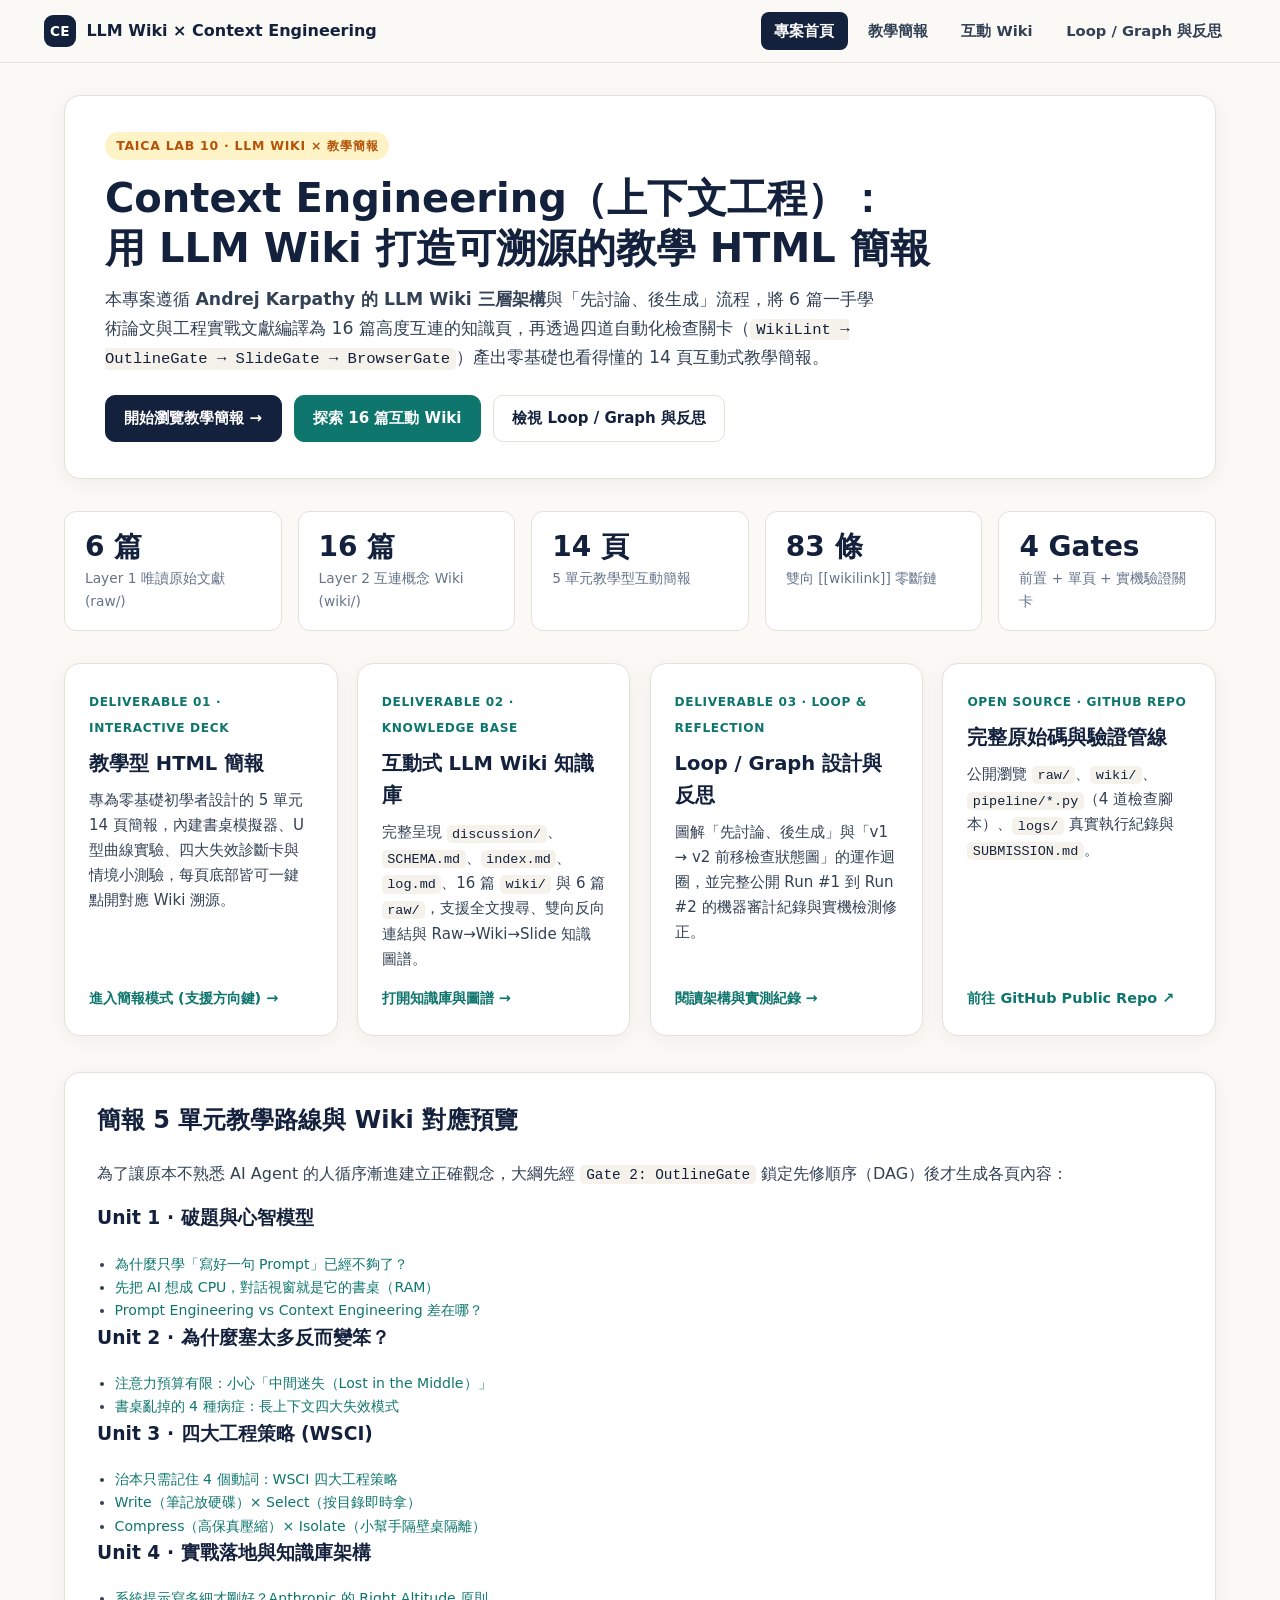
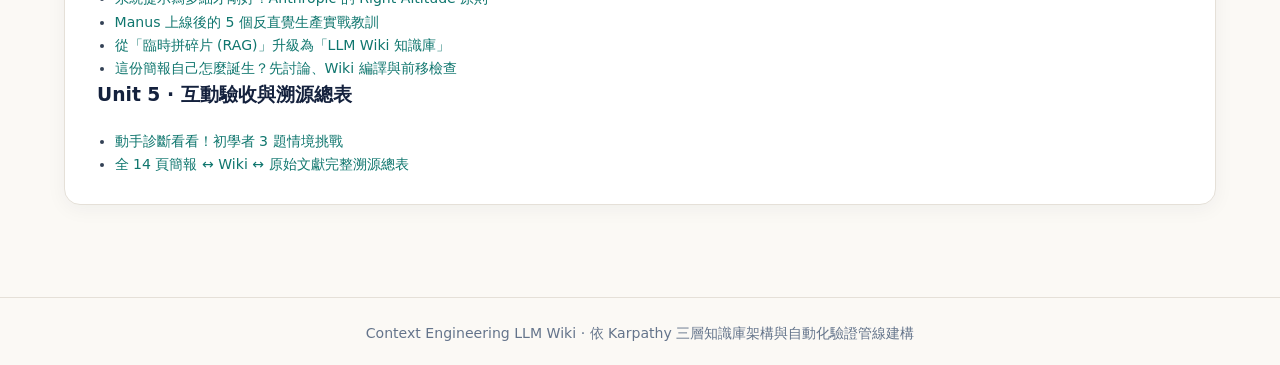
<file: docs/index.html>
<!DOCTYPE html>
<html lang="zh-Hant">
<head>
  <meta charset="UTF-8">
  <meta name="viewport" content="width=device-width, initial-scale=1.0">
  <title>Context Engineering（上下文工程）— LLM Wiki 與教學 HTML 簡報</title>
  <link rel="icon" href="data:image/svg+xml,<svg xmlns='http://www.w3.org/2000/svg' viewBox='0 0 32 32'><rect width='32' height='32' rx='8' fill='%2314213d'/><text x='16' y='21' text-anchor='middle' font-size='14' font-weight='bold' fill='white' font-family='sans-serif'>CE</text></svg>">
  <link rel="stylesheet" href="./assets/styles.css">
</head>
<body>
  <header class="site-nav">
    <div class="site-nav-inner">
      <a class="brand" href="./index.html">
        <span class="brand-mark">CE</span>
        <span>LLM Wiki × Context Engineering</span>
      </a>
      <nav class="nav-links" aria-label="主導覽">
        <a class="nav-link active" href="./index.html">專案首頁</a>
        <a class="nav-link" href="./slides.html">教學簡報</a>
        <a class="nav-link" href="./wiki.html">互動 Wiki</a>
        <a class="nav-link" href="./workflow.html">Loop / Graph 與反思</a>
      </nav>
    </div>
  </header>

  <main class="container">
    <section class="hero-block">
      <span class="eyebrow">TAICA Lab 10 · LLM Wiki × 教學簡報</span>
      <h1>Context Engineering（上下文工程）：<br>用 LLM Wiki 打造可溯源的教學 HTML 簡報</h1>
      <p class="hero-lead">
        本專案遵循 <strong>Andrej Karpathy 的 LLM Wiki 三層架構</strong>與「先討論、後生成」流程，將 6 篇一手學術論文與工程實戰文獻編譯為 16 篇高度互連的知識頁，再透過四道自動化檢查關卡（<code>WikiLint → OutlineGate → SlideGate → BrowserGate</code>）產出零基礎也看得懂的 14 頁互動式教學簡報。
      </p>
      <div class="hero-actions">
        <a class="btn btn-primary" href="./slides.html">開始瀏覽教學簡報 →</a>
        <a class="btn btn-teal" href="./wiki.html">探索 16 篇互動 Wiki</a>
        <a class="btn" href="./workflow.html">檢視 Loop / Graph 與反思</a>
      </div>
    </section>

    <section class="stats-strip" id="portal-stats">
      <div class="stat-card">
        <div class="stat-num" id="stat-raw">6 篇</div>
        <div class="stat-label">Layer 1 唯讀原始文獻 (raw/)</div>
      </div>
      <div class="stat-card">
        <div class="stat-num" id="stat-wiki">16 篇</div>
        <div class="stat-label">Layer 2 互連概念 Wiki (wiki/)</div>
      </div>
      <div class="stat-card">
        <div class="stat-num" id="stat-slides">14 頁</div>
        <div class="stat-label">5 單元教學型互動簡報</div>
      </div>
      <div class="stat-card">
        <div class="stat-num" id="stat-links">83 條</div>
        <div class="stat-label">雙向 [[wikilink]] 零斷鏈</div>
      </div>
      <div class="stat-card">
        <div class="stat-num" id="stat-gates">4 Gates</div>
        <div class="stat-label">前置 + 單頁 + 實機驗證關卡</div>
      </div>
    </section>

    <section class="portal-grid">
      <a class="portal-card" href="./slides.html">
        <div>
          <span class="portal-card-tag">Deliverable 01 · Interactive Deck</span>
          <h2>教學型 HTML 簡報</h2>
          <p>專為零基礎初學者設計的 5 單元 14 頁簡報，內建書桌模擬器、U 型曲線實驗、四大失效診斷卡與情境小測驗，每頁底部皆可一鍵點開對應 Wiki 溯源。</p>
        </div>
        <span class="portal-card-cta">進入簡報模式 (支援方向鍵) →</span>
      </a>

      <a class="portal-card" href="./wiki.html">
        <div>
          <span class="portal-card-tag">Deliverable 02 · Knowledge Base</span>
          <h2>互動式 LLM Wiki 知識庫</h2>
          <p>完整呈現 <code>discussion/</code>、<code>SCHEMA.md</code>、<code>index.md</code>、<code>log.md</code>、16 篇 <code>wiki/</code> 與 6 篇 <code>raw/</code>，支援全文搜尋、雙向反向連結與 Raw→Wiki→Slide 知識圖譜。</p>
        </div>
        <span class="portal-card-cta">打開知識庫與圖譜 →</span>
      </a>

      <a class="portal-card" href="./workflow.html">
        <div>
          <span class="portal-card-tag">Deliverable 03 · Loop &amp; Reflection</span>
          <h2>Loop / Graph 設計與反思</h2>
          <p>圖解「先討論、後生成」與「v1 → v2 前移檢查狀態圖」的運作迴圈，並完整公開 Run #1 到 Run #2 的機器審計紀錄與實機檢測修正。</p>
        </div>
        <span class="portal-card-cta">閱讀架構與實測紀錄 →</span>
      </a>

      <a class="portal-card" href="https://github.com/MiuDog/taica-lab10-llm-wiki" target="_blank" rel="noopener noreferrer">
        <div>
          <span class="portal-card-tag">Open Source · GitHub Repo</span>
          <h2>完整原始碼與驗證管線</h2>
          <p>公開瀏覽 <code>raw/</code>、<code>wiki/</code>、<code>pipeline/*.py</code>（4 道檢查腳本）、<code>logs/</code> 真實執行紀錄與 <code>SUBMISSION.md</code>。</p>
        </div>
        <span class="portal-card-cta">前往 GitHub Public Repo ↗</span>
      </a>
    </section>

    <section class="section-card">
      <h2>簡報 5 單元教學路線與 Wiki 對應預覽</h2>
      <p>為了讓原本不熟悉 AI Agent 的人循序漸進建立正確觀念，大綱先經 <code>Gate 2: OutlineGate</code> 鎖定先修順序（DAG）後才生成各頁內容：</p>
      <div id="portal-unit-preview" class="cards-row"></div>
    </section>
  </main>

  <footer class="site-footer">
    Context Engineering LLM Wiki · 依 Karpathy 三層知識庫架構與自動化驗證管線建構
  </footer>

  <script src="./assets/wiki-data.js"></script>
  <script>
    (function () {
      const data = window.SITE_DATA;
      if (!data) return;
      document.getElementById("stat-raw").textContent = data.meta.raw_count + " 篇";
      document.getElementById("stat-wiki").textContent = data.meta.wiki_count + " 篇";
      document.getElementById("stat-slides").textContent = data.meta.slide_count + " 頁";
      document.getElementById("stat-links").textContent = data.meta.wikilink_count + " 條";

      const units = new Map();
      for (const s of data.deck.slides || []) {
        const key = s.unit_num + "::" + s.unit_name;
        if (!units.has(key)) units.set(key, []);
        units.get(key).push(s);
      }
      const container = document.getElementById("portal-unit-preview");
      container.innerHTML = Array.from(units.entries()).map(([k, list]) => {
        const [, name] = k.split("::");
        const links = list.map(s =>
          `<li><a href="./slides.html#${s.id}">${s.title}</a></li>`
        ).join("");
        return `<div class="mini-card">
          <h3>${name}</h3>
          <ul style="margin:0;padding-left:1.1rem;font-size:0.88rem;">${links}</ul>
        </div>`;
      }).join("");
    })();
  </script>
</body>
</html>
</file>
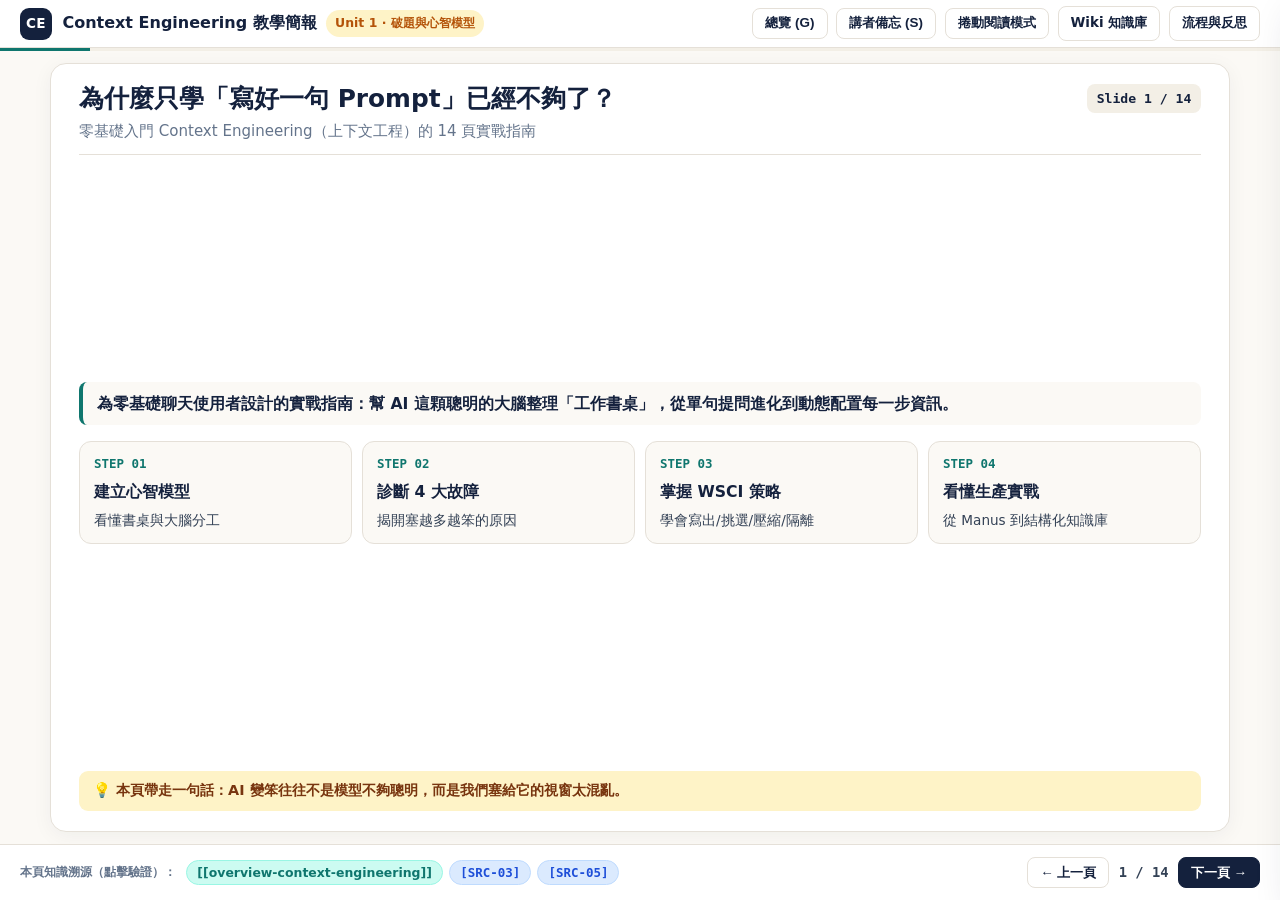
<file: docs/slides.html>
<!DOCTYPE html>
<html lang="zh-Hant">
<head>
  <meta charset="UTF-8">
  <meta name="viewport" content="width=device-width, initial-scale=1.0">
  <title>Context Engineering 教學型互動 HTML 簡報</title>
  <link rel="icon" href="data:image/svg+xml,<svg xmlns='http://www.w3.org/2000/svg' viewBox='0 0 32 32'><rect width='32' height='32' rx='8' fill='%2314213d'/><text x='16' y='21' text-anchor='middle' font-size='14' font-weight='bold' fill='white' font-family='sans-serif'>CE</text></svg>">
  <link rel="stylesheet" href="./assets/styles.css">
  <link rel="stylesheet" href="./assets/slides.css">
</head>
<body data-active-slide="1">
  <div class="slide-shell">
    <header class="slide-topbar">
      <div class="slide-topbar-left">
        <a class="brand" href="./index.html">
          <span class="brand-mark">CE</span>
          <span>Context Engineering 教學簡報</span>
        </a>
        <span class="slide-unit-badge" id="slide-unit-badge">Unit 1</span>
      </div>
      <div class="slide-topbar-right">
        <button class="btn btn-sm" id="btn-overview" title="快捷鍵 G">總覽 (G)</button>
        <button class="btn btn-sm" id="btn-notes" title="快捷鍵 S">講者備忘 (S)</button>
        <button class="btn btn-sm" id="btn-mode-toggle">捲動閱讀模式</button>
        <a class="btn btn-sm" href="./wiki.html">Wiki 知識庫</a>
        <a class="btn btn-sm" href="./workflow.html">流程與反思</a>
      </div>
    </header>

    <div class="slide-progress-track">
      <div class="slide-progress-fill" id="slide-progress-fill" style="width: 7%;"></div>
    </div>

    <main class="slide-stage" id="slide-stage" aria-live="polite">
      <article class="slide-card" id="slide-card"></article>
    </main>

    <footer class="slide-bottombar">
      <div class="provenance-strip" id="provenance-strip">
        <span class="provenance-label">本頁知識溯源（點擊查看 Wiki）：</span>
      </div>
      <div class="slide-nav-btns">
        <button class="btn btn-sm" id="btn-prev">← 上一頁</button>
        <span id="slide-counter" style="font-family:var(--font-mono);font-size:0.86rem;font-weight:700;min-width:54px;text-align:center;">1 / 14</span>
        <button class="btn btn-sm btn-primary" id="btn-next">下一頁 →</button>
      </div>
    </footer>
  </div>

  <div class="notes-bar" id="notes-bar">
    <strong>講者白話備忘錄：</strong>
    <span id="notes-text"></span>
  </div>

  <div class="overview-modal" id="overview-modal" aria-hidden="true">
    <div style="max-width:1120px;margin:0 auto 0.75rem;display:flex;justify-content:space-between;align-items:center;">
      <strong style="color:#fff;font-size:1.1rem;">全部投影片總覽（點選直接跳頁，按 Esc 關閉）</strong>
      <button class="btn btn-sm" id="btn-close-overview">關閉總覽</button>
    </div>
    <div class="overview-grid" id="overview-grid"></div>
  </div>

  <div class="drawer-backdrop" id="drawer-backdrop"></div>
  <aside class="wiki-drawer" id="wiki-drawer" aria-hidden="true">
    <div class="drawer-header">
      <div>
        <div style="font-size:0.75rem;font-weight:700;color:var(--accent-teal);text-transform:uppercase;">LLM Wiki 溯源檢查抽屜</div>
        <strong id="wiki-drawer-title" style="font-size:1.05rem;color:var(--ink-primary);">載入中...</strong>
      </div>
      <div style="display:flex;gap:0.45rem;">
        <a class="btn btn-sm btn-teal" id="wiki-drawer-open-full" href="./wiki.html">在完整 Wiki 開啟</a>
        <button class="btn btn-sm" id="wiki-drawer-close">✕ 關閉</button>
      </div>
    </div>
    <div class="drawer-body wiki-article" id="wiki-drawer-body"></div>
  </aside>

  <script src="./assets/wiki-data.js"></script>
  <script src="./assets/slides-app.js"></script>
</body>
</html>
</file>
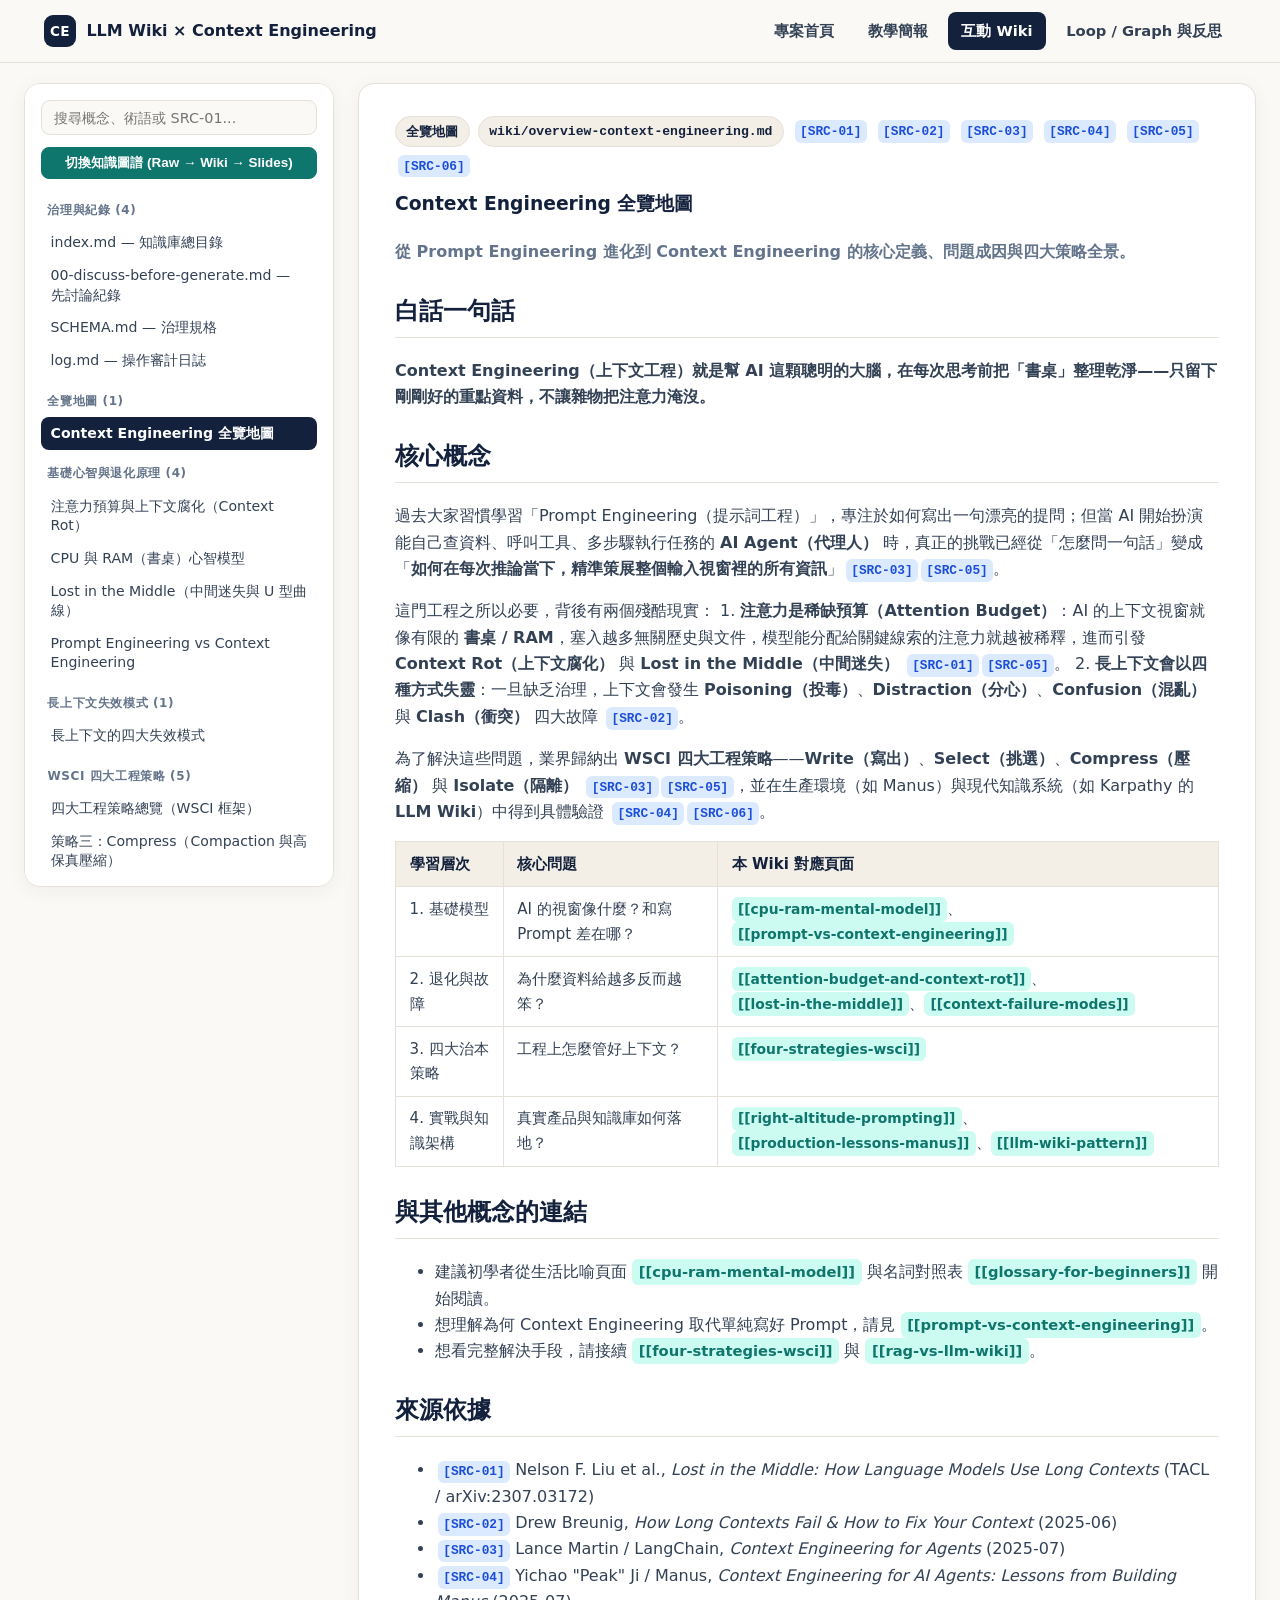
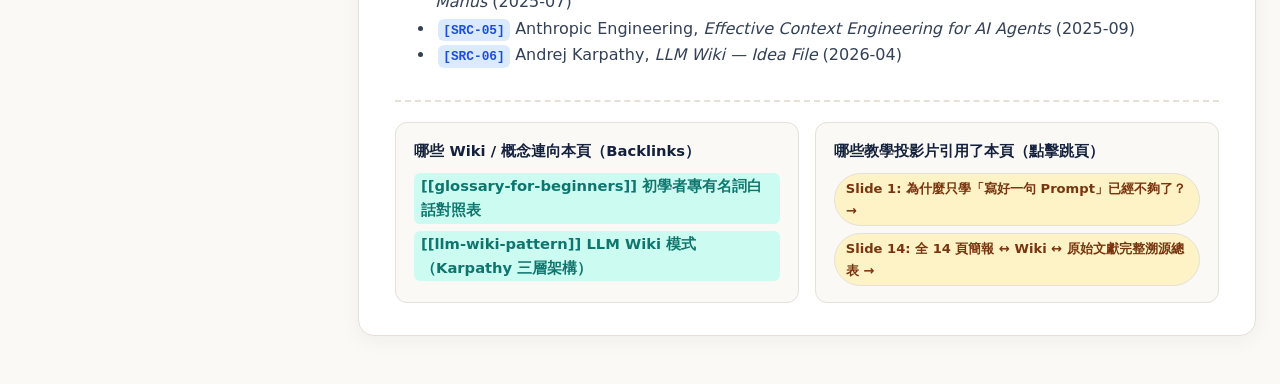
<file: docs/wiki.html>
<!DOCTYPE html>
<html lang="zh-Hant">
<head>
  <meta charset="UTF-8">
  <meta name="viewport" content="width=device-width, initial-scale=1.0">
  <title>互動式 LLM Wiki 知識庫 — Context Engineering</title>
  <link rel="icon" href="data:image/svg+xml,<svg xmlns='http://www.w3.org/2000/svg' viewBox='0 0 32 32'><rect width='32' height='32' rx='8' fill='%2314213d'/><text x='16' y='21' text-anchor='middle' font-size='14' font-weight='bold' fill='white' font-family='sans-serif'>CE</text></svg>">
  <link rel="stylesheet" href="./assets/styles.css">
</head>
<body>
  <header class="site-nav">
    <div class="site-nav-inner">
      <a class="brand" href="./index.html">
        <span class="brand-mark">CE</span>
        <span>LLM Wiki × Context Engineering</span>
      </a>
      <nav class="nav-links" aria-label="主導覽">
        <a class="nav-link" href="./index.html">專案首頁</a>
        <a class="nav-link" href="./slides.html">教學簡報</a>
        <a class="nav-link active" href="./wiki.html">互動 Wiki</a>
        <a class="nav-link" href="./workflow.html">Loop / Graph 與反思</a>
      </nav>
    </div>
  </header>

  <div class="wiki-layout">
    <aside class="wiki-sidebar">
      <input type="search" id="wiki-search" class="wiki-search" placeholder="搜尋概念、術語或 SRC-01...">
      <button class="btn btn-sm btn-teal" id="btn-toggle-graph" style="width:100%;justify-content:center;margin-bottom:0.5rem;">
        切換知識圖譜 (Raw → Wiki → Slides)
      </button>
      <div id="wiki-nav-tree"></div>
    </aside>

    <main class="wiki-main">
      <section id="wiki-article-view">
        <div class="wiki-doc-meta" id="wiki-doc-meta"></div>
        <article class="wiki-article">
          <h1 id="wiki-doc-title">載入中...</h1>
          <p id="wiki-doc-summary" style="color:var(--ink-muted);font-weight:600;"></p>
          <div id="wiki-doc-body"></div>
        </article>

        <section class="backlinks-panel" id="wiki-backlinks-panel">
          <div class="backlink-box">
            <h4>哪些 Wiki / 概念連向本頁（Backlinks）</h4>
            <div class="backlink-list" id="backlinks-wiki-list"></div>
          </div>
          <div class="backlink-box">
            <h4>哪些教學投影片引用了本頁（點擊跳頁）</h4>
            <div class="backlink-list" id="backlinks-slide-list"></div>
          </div>
        </section>
      </section>

      <section id="wiki-graph-view" style="display:none;">
        <div style="display:flex;justify-content:space-between;align-items:center;flex-wrap:wrap;gap:0.75rem;margin-bottom:1rem;">
          <div>
            <h2 style="margin:0;color:var(--ink-primary);">三層知識溯源圖譜（Raw → Wiki → Slides）</h2>
            <p style="margin:0.25rem 0 0;font-size:0.9rem;color:var(--ink-muted);">滑鼠移至任意節點高亮相依關係；點擊 Raw / Wiki 節點打開頁面，點擊 Slide 節點直達該頁簡報。</p>
          </div>
          <button class="btn btn-sm" id="btn-back-article">返回文章閱讀</button>
        </div>
        <div class="svg-frame">
          <svg id="knowledge-graph-svg" viewBox="0 0 980 620" width="100%" style="min-width:740px;display:block;"></svg>
        </div>
      </section>
    </main>
  </div>

  <script src="./assets/wiki-data.js"></script>
  <script src="./assets/wiki-app.js"></script>
</body>
</html>
</file>
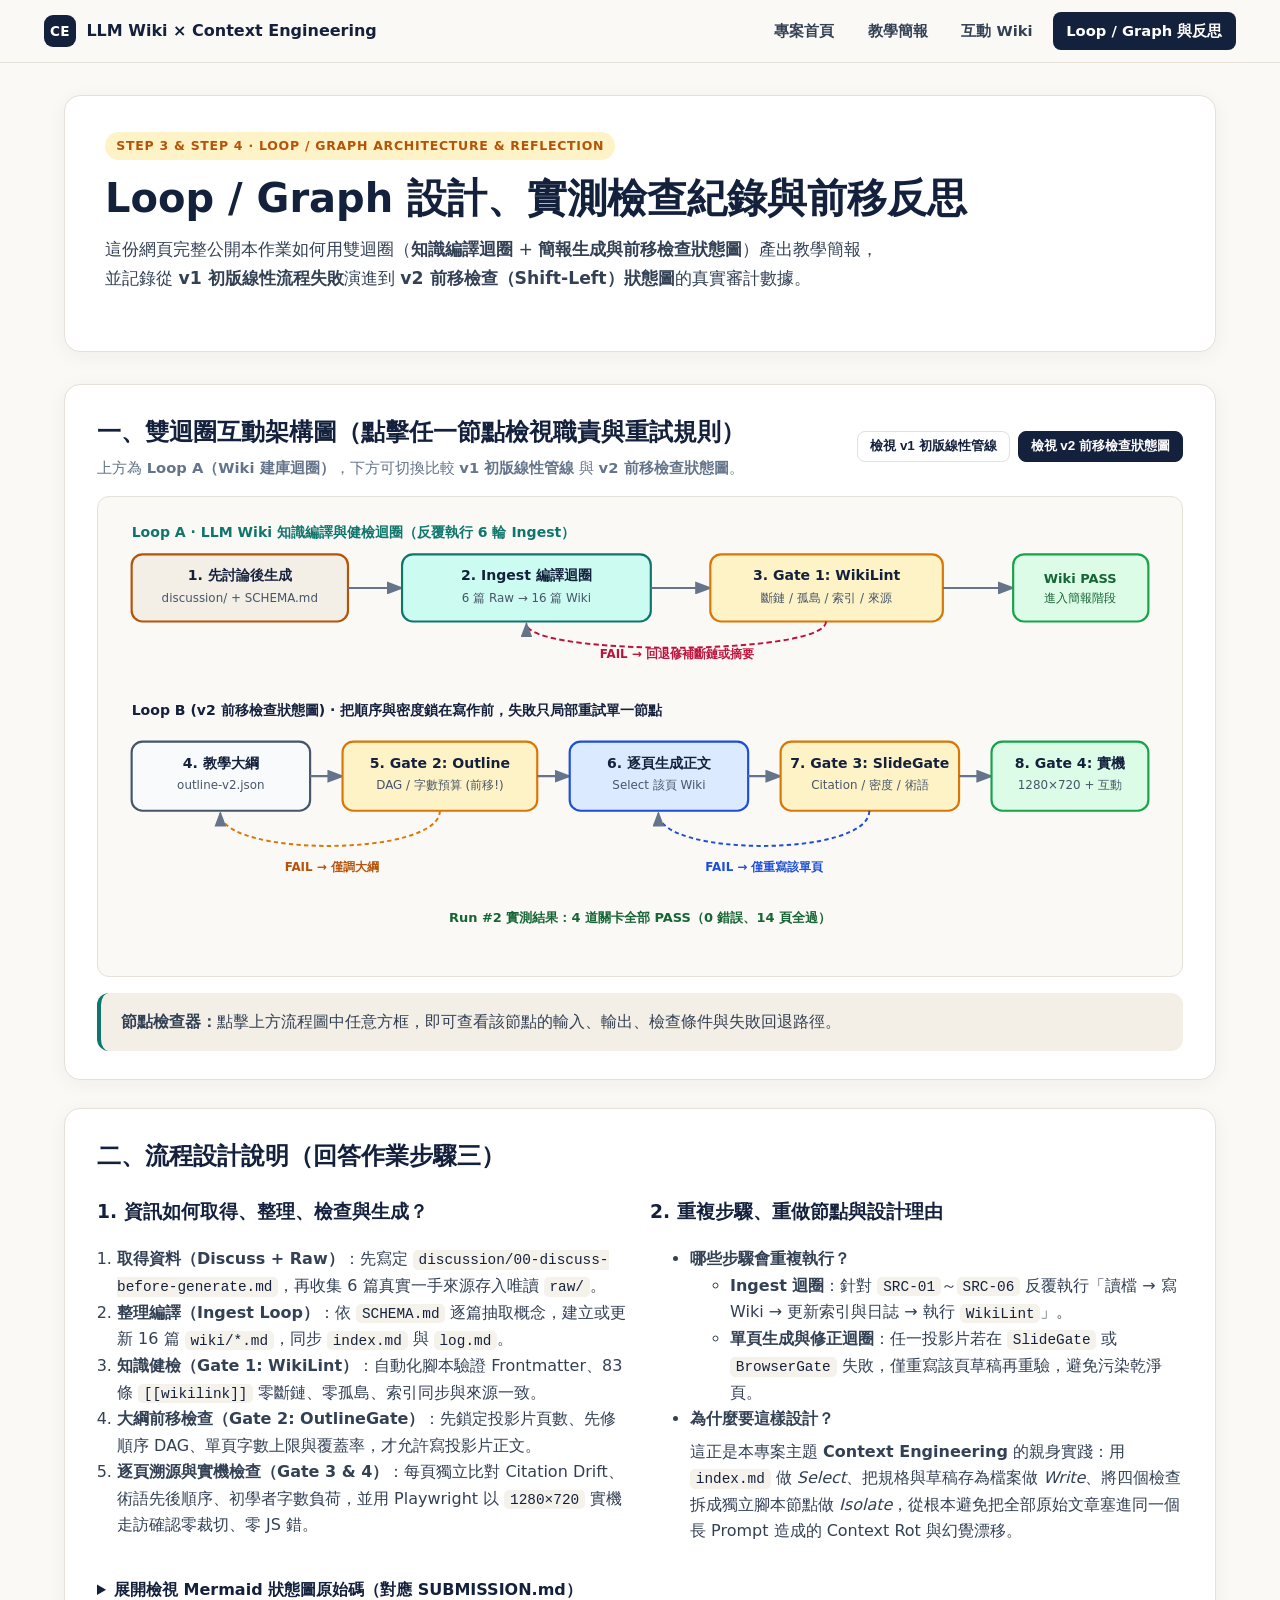
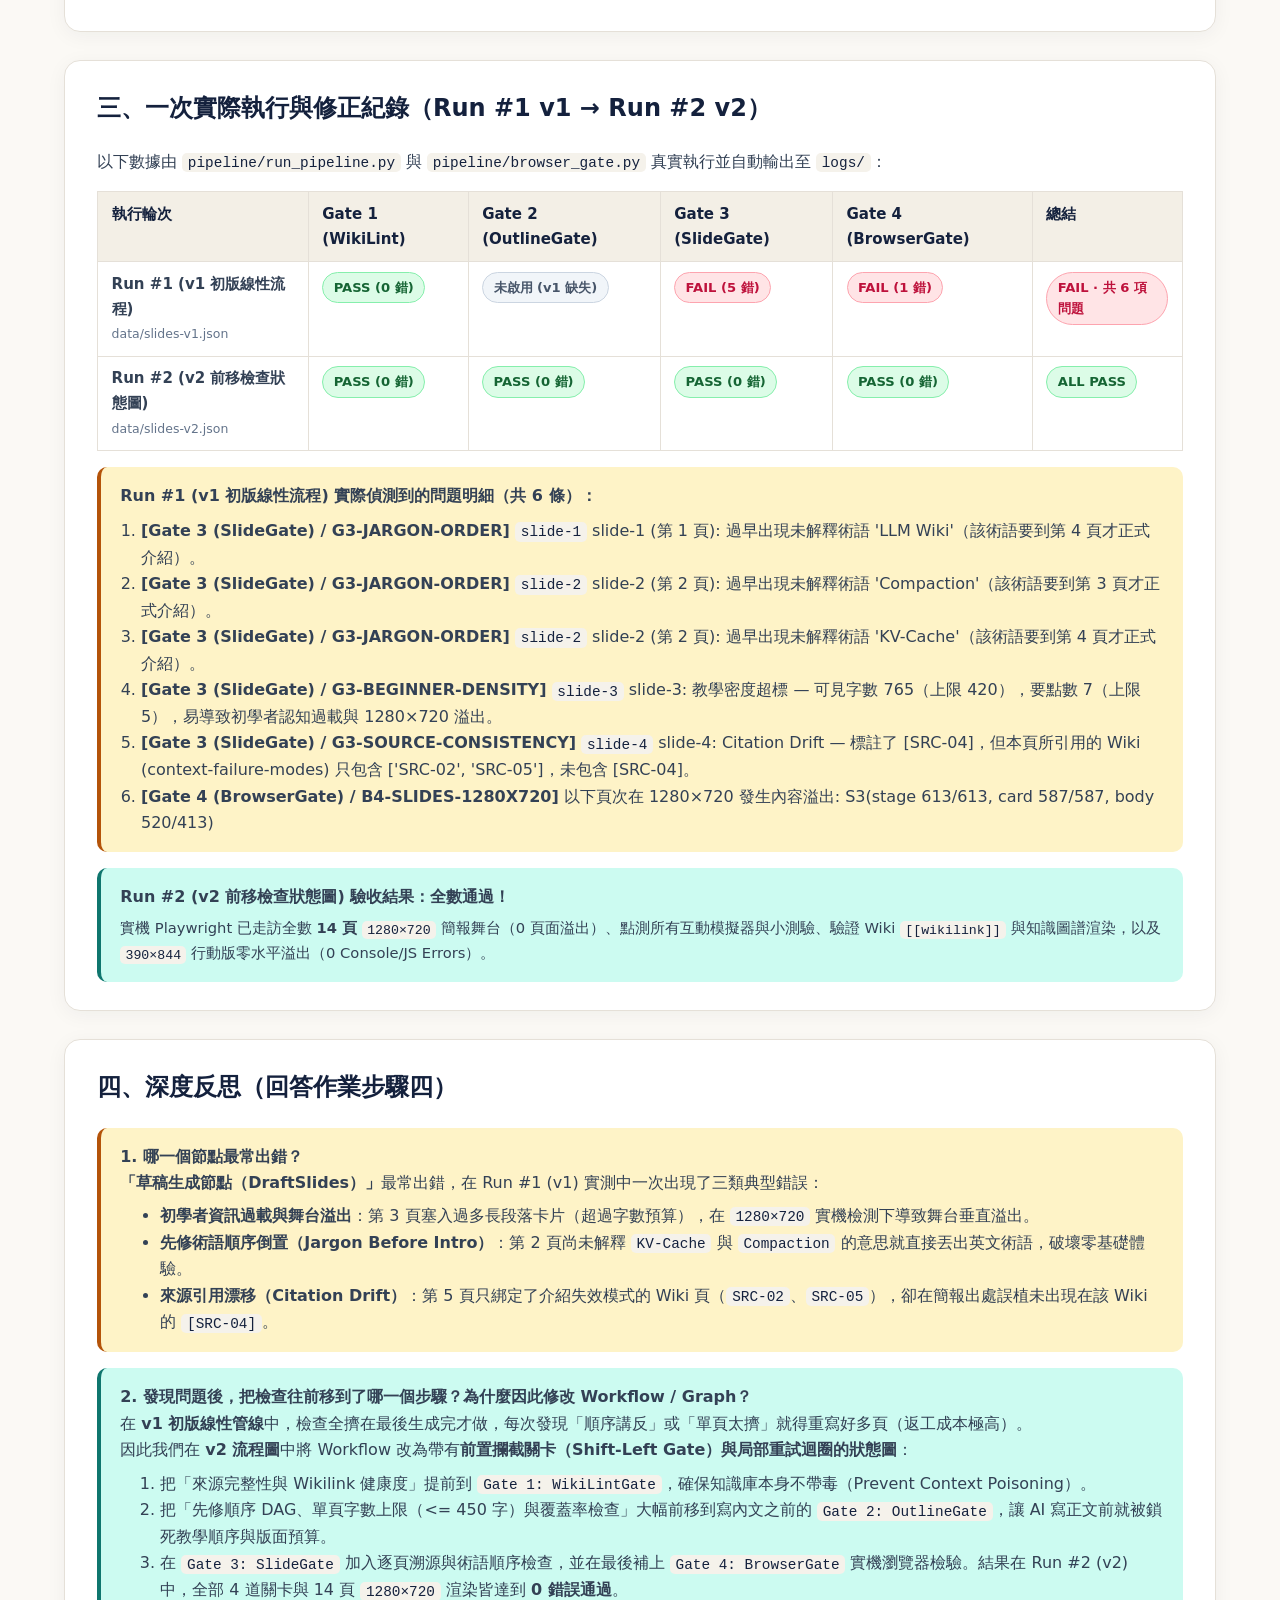
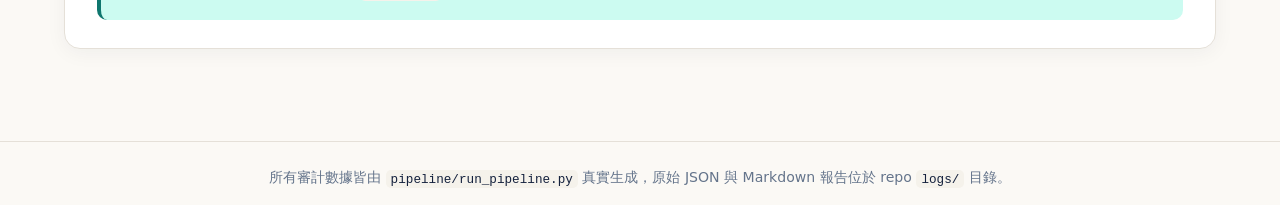
<file: docs/workflow.html>
<!DOCTYPE html>
<html lang="zh-Hant">
<head>
  <meta charset="UTF-8">
  <meta name="viewport" content="width=device-width, initial-scale=1.0">
  <title>Loop / Graph 設計、實測紀錄與反思 — Context Engineering</title>
  <link rel="icon" href="data:image/svg+xml,<svg xmlns='http://www.w3.org/2000/svg' viewBox='0 0 32 32'><rect width='32' height='32' rx='8' fill='%2314213d'/><text x='16' y='21' text-anchor='middle' font-size='14' font-weight='bold' fill='white' font-family='sans-serif'>CE</text></svg>">
  <link rel="stylesheet" href="./assets/styles.css">
</head>
<body>
  <header class="site-nav">
    <div class="site-nav-inner">
      <a class="brand" href="./index.html">
        <span class="brand-mark">CE</span>
        <span>LLM Wiki × Context Engineering</span>
      </a>
      <nav class="nav-links" aria-label="主導覽">
        <a class="nav-link" href="./index.html">專案首頁</a>
        <a class="nav-link" href="./slides.html">教學簡報</a>
        <a class="nav-link" href="./wiki.html">互動 Wiki</a>
        <a class="nav-link active" href="./workflow.html">Loop / Graph 與反思</a>
      </nav>
    </div>
  </header>

  <main class="container">
    <section class="hero-block">
      <span class="eyebrow">Step 3 &amp; Step 4 · Loop / Graph Architecture &amp; Reflection</span>
      <h1>Loop / Graph 設計、實測檢查紀錄與前移反思</h1>
      <p class="hero-lead">
        這份網頁完整公開本作業如何用雙迴圈（<strong>知識編譯迴圈</strong> + <strong>簡報生成與前移檢查狀態圖</strong>）產出教學簡報，並記錄從 <strong>v1 初版線性流程失敗</strong>演進到 <strong>v2 前移檢查（Shift-Left）狀態圖</strong>的真實審計數據。
      </p>
    </section>

    <section class="section-card">
      <div class="graph-toolbar">
        <div>
          <h2 style="margin:0;">一、雙迴圈互動架構圖（點擊任一節點檢視職責與重試規則）</h2>
          <p style="margin:0.25rem 0 0;font-size:0.92rem;color:var(--ink-muted);">上方為 <strong>Loop A（Wiki 建庫迴圈）</strong>，下方可切換比較 <strong>v1 初版線性管線</strong> 與 <strong>v2 前移檢查狀態圖</strong>。</p>
        </div>
        <div style="display:flex;gap:0.5rem;">
          <button class="btn btn-sm" id="btn-graph-v1">檢視 v1 初版線性管線</button>
          <button class="btn btn-sm btn-primary" id="btn-graph-v2">檢視 v2 前移檢查狀態圖</button>
        </div>
      </div>

      <div class="svg-frame">
        <svg id="workflow-graph-svg" viewBox="0 0 980 420" width="100%" style="min-width:740px;display:block;"></svg>
      </div>

      <div class="node-inspector" id="node-inspector">
        <strong>節點檢查器：</strong>點擊上方流程圖中任意方框，即可查看該節點的輸入、輸出、檢查條件與失敗回退路徑。
      </div>
    </section>

    <section class="section-card">
      <h2>二、流程設計說明（回答作業步驟三）</h2>
      <div class="two-col">
        <div>
          <h3>1. 資訊如何取得、整理、檢查與生成？</h3>
          <ol style="padding-left:1.25rem;">
            <li><strong>取得資料（Discuss + Raw）</strong>：先寫定 <code>discussion/00-discuss-before-generate.md</code>，再收集 6 篇真實一手來源存入唯讀 <code>raw/</code>。</li>
            <li><strong>整理編譯（Ingest Loop）</strong>：依 <code>SCHEMA.md</code> 逐篇抽取概念，建立或更新 16 篇 <code>wiki/*.md</code>，同步 <code>index.md</code> 與 <code>log.md</code>。</li>
            <li><strong>知識健檢（Gate 1: WikiLint）</strong>：自動化腳本驗證 Frontmatter、83 條 <code>[[wikilink]]</code> 零斷鏈、零孤島、索引同步與來源一致。</li>
            <li><strong>大綱前移檢查（Gate 2: OutlineGate）</strong>：先鎖定投影片頁數、先修順序 DAG、單頁字數上限與覆蓋率，才允許寫投影片正文。</li>
            <li><strong>逐頁溯源與實機檢查（Gate 3 &amp; 4）</strong>：每頁獨立比對 Citation Drift、術語先後順序、初學者字數負荷，並用 Playwright 以 <code>1280×720</code> 實機走訪確認零裁切、零 JS 錯。</li>
          </ol>
        </div>
        <div>
          <h3>2. 重複步驟、重做節點與設計理由</h3>
          <ul>
            <li><strong>哪些步驟會重複執行？</strong>
              <ul>
                <li><strong>Ingest 迴圈</strong>：針對 <code>SRC-01</code>～<code>SRC-06</code> 反覆執行「讀檔 → 寫 Wiki → 更新索引與日誌 → 執行 <code>WikiLint</code>」。</li>
                <li><strong>單頁生成與修正迴圈</strong>：任一投影片若在 <code>SlideGate</code> 或 <code>BrowserGate</code> 失敗，僅重寫該頁草稿再重驗，避免污染乾淨頁。</li>
              </ul>
            </li>
            <li><strong>為什麼要這樣設計？</strong>
              <p style="margin:0.4rem 0 0;">這正是本專案主題 <strong>Context Engineering</strong> 的親身實踐：用 <code>index.md</code> 做 <em>Select</em>、把規格與草稿存為檔案做 <em>Write</em>、將四個檢查拆成獨立腳本節點做 <em>Isolate</em>，從根本避免把全部原始文章塞進同一個長 Prompt 造成的 Context Rot 與幻覺漂移。</p>
            </li>
          </ul>
        </div>
      </div>

      <details style="margin-top:1rem;">
        <summary style="cursor:pointer;font-weight:700;color:var(--ink-primary);">展開檢視 Mermaid 狀態圖原始碼（對應 SUBMISSION.md）</summary>
        <pre><code id="mermaid-source-block">flowchart TD
  D["先討論定案 discussion/"] --> IN["Ingest 迴圈: raw/ (6篇) -> wiki/ (16篇)"]
  IN --> G1{"Gate 1: WikiLintGate\n斷鏈/孤島/索引/來源"}
  G1 -- "FAIL: 補齊連結或摘要" --> IN
  G1 -- "PASS" --> OL["規劃簡報大綱 outline.json"]
  OL --> G2{"Gate 2: OutlineGate (前移檢查)\n先修順序 DAG + 字數預算 + 覆蓋率"}
  G2 -- "FAIL: 調整頁序與預算" --> OL
  G2 -- "PASS" --> DR["逐頁生成 slides.json (附 wiki_refs &amp; source_refs)"]
  DR --> G3{"Gate 3: SlideGate\nCitation Drift / 密度 / 術語順序"}
  G3 -- "FAIL: 僅重寫不合格頁" --> DR
  G3 -- "PASS" --> BS["build_site.py 編譯靜態網站 docs/"]
  BS --> G4{"Gate 4: BrowserGate (Playwright)\n1280x720 零溢出 + 互動元件實測"}
  G4 -- "FAIL: 調整排版或精簡內文" --> DR
  G4 -- "PASS" --> PUB["公開發佈 GitHub Pages"]</code></pre>
      </details>
    </section>

    <section class="section-card">
      <h2>三、一次實際執行與修正紀錄（Run #1 v1 → Run #2 v2）</h2>
      <p>以下數據由 <code>pipeline/run_pipeline.py</code> 與 <code>pipeline/browser_gate.py</code> 真實執行並自動輸出至 <code>logs/</code>：</p>
      <div id="audit-runs-container"></div>
    </section>

    <section class="section-card">
      <h2>四、深度反思（回答作業步驟四）</h2>
      <div class="callout-warn" style="margin-bottom:1rem;">
        <strong>1. 哪一個節點最常出錯？</strong><br>
        <strong>「草稿生成節點（DraftSlides）」</strong>最常出錯，在 Run #1 (v1) 實測中一次出現了三類典型錯誤：
        <ul style="margin:0.4rem 0 0;">
          <li><strong>初學者資訊過載與舞台溢出</strong>：第 3 頁塞入過多長段落卡片（超過字數預算），在 <code>1280×720</code> 實機檢測下導致舞台垂直溢出。</li>
          <li><strong>先修術語順序倒置（Jargon Before Intro）</strong>：第 2 頁尚未解釋 <code>KV-Cache</code> 與 <code>Compaction</code> 的意思就直接丟出英文術語，破壞零基礎體驗。</li>
          <li><strong>來源引用漂移（Citation Drift）</strong>：第 5 頁只綁定了介紹失效模式的 Wiki 頁（<code>SRC-02</code>、<code>SRC-05</code>），卻在簡報出處誤植未出現在該 Wiki 的 <code>[SRC-04]</code>。</li>
        </ul>
      </div>

      <div class="callout-info">
        <strong>2. 發現問題後，把檢查往前移到了哪一個步驟？為什麼因此修改 Workflow / Graph？</strong><br>
        在 <strong>v1 初版線性管線</strong>中，檢查全擠在最後生成完才做，每次發現「順序講反」或「單頁太擠」就得重寫好多頁（返工成本極高）。<br>
        因此我們在 <strong>v2 流程圖</strong>中將 Workflow 改為帶有<strong>前置攔截關卡（Shift-Left Gate）與局部重試迴圈的狀態圖</strong>：
        <ol style="margin:0.45rem 0 0;">
          <li>把「來源完整性與 Wikilink 健康度」提前到 <code>Gate 1: WikiLintGate</code>，確保知識庫本身不帶毒（Prevent Context Poisoning）。</li>
          <li>把「先修順序 DAG、單頁字數上限（<= 450 字）與覆蓋率檢查」大幅前移到寫內文之前的 <code>Gate 2: OutlineGate</code>，讓 AI 寫正文前就被鎖死教學順序與版面預算。</li>
          <li>在 <code>Gate 3: SlideGate</code> 加入逐頁溯源與術語順序檢查，並在最後補上 <code>Gate 4: BrowserGate</code> 實機瀏覽器檢驗。結果在 Run #2 (v2) 中，全部 4 道關卡與 14 頁 <code>1280×720</code> 渲染皆達到 <strong>0 錯誤通過</strong>。</li>
        </ol>
      </div>
    </section>
  </main>

  <footer class="site-footer">
    所有審計數據皆由 <code>pipeline/run_pipeline.py</code> 真實生成，原始 JSON 與 Markdown 報告位於 repo <code>logs/</code> 目錄。
  </footer>

  <script src="./assets/wiki-data.js"></script>
  <script src="./assets/workflow-app.js"></script>
</body>
</html>
</file>
<file: docs/assets/styles.css>
/* Editorial Knowledge Studio — Core Design System */
:root {
  --bg-paper: #fbf9f5;
  --bg-surface: #ffffff;
  --bg-subtle: #f3efe6;
  --bg-code: #f5f2eb;
  --ink-primary: #14213d;
  --ink-body: #334155;
  --ink-muted: #64748b;
  --accent-amber: #b45309;
  --accent-amber-bg: #fef3c7;
  --accent-teal: #0f766e;
  --accent-teal-bg: #ccfbf1;
  --accent-blue: #1d4ed8;
  --accent-blue-bg: #dbeafe;
  --accent-rose: #be123c;
  --accent-rose-bg: #ffe4e6;
  --border-warm: #e5e0d8;
  --shadow-card: 0 4px 20px rgba(20, 33, 61, 0.05);
  --shadow-lg: 0 12px 36px rgba(20, 33, 61, 0.12);
  --font-sans: "Noto Sans TC", "PingFang TC", "Microsoft JhengHei", "Segoe UI", system-ui, -apple-system, sans-serif;
  --font-mono: "JetBrains Mono", "Cascadia Code", Consolas, monospace;
  --radius-md: 12px;
  --radius-lg: 16px;
}

*,
*::before,
*::after {
  box-sizing: border-box;
}

html,
body {
  margin: 0;
  padding: 0;
  background-color: var(--bg-paper);
  color: var(--ink-body);
  font-family: var(--font-sans);
  line-height: 1.65;
  -webkit-font-smoothing: antialiased;
}

a {
  color: var(--accent-teal);
  text-decoration: none;
}

a:hover {
  text-decoration: underline;
}

code,
pre {
  font-family: var(--font-mono);
}

code {
  background: var(--bg-code);
  color: var(--ink-primary);
  padding: 0.12em 0.4em;
  border-radius: 5px;
  font-size: 0.9em;
}

pre {
  background: #1e293b;
  color: #f8fafc;
  padding: 1rem 1.25rem;
  border-radius: var(--radius-md);
  overflow-x: auto;
  font-size: 0.88rem;
  line-height: 1.55;
}

pre code {
  background: transparent;
  color: inherit;
  padding: 0;
}

/* Shared Top Navbar */
.site-nav {
  position: sticky;
  top: 0;
  z-index: 50;
  background: rgba(251, 249, 245, 0.92);
  backdrop-filter: blur(8px);
  border-bottom: 1px solid var(--border-warm);
}

.site-nav-inner {
  max-width: 1240px;
  margin: 0 auto;
  padding: 0.75rem 1.5rem;
  display: flex;
  align-items: center;
  justify-content: space-between;
  gap: 1rem;
  flex-wrap: wrap;
}

.brand {
  display: flex;
  align-items: center;
  gap: 0.65rem;
  font-weight: 700;
  color: var(--ink-primary);
  font-size: 1rem;
  text-decoration: none;
}

.brand:hover {
  text-decoration: none;
}

.brand-mark {
  display: inline-flex;
  align-items: center;
  justify-content: center;
  width: 32px;
  height: 32px;
  border-radius: 9px;
  background: var(--ink-primary);
  color: #fff;
  font-size: 0.85rem;
  font-weight: 800;
  letter-spacing: 0.03em;
}

.nav-links {
  display: flex;
  align-items: center;
  gap: 0.4rem;
  flex-wrap: wrap;
}

.nav-link {
  padding: 0.42rem 0.85rem;
  border-radius: 8px;
  font-size: 0.92rem;
  font-weight: 600;
  color: var(--ink-body);
  transition: background 0.15s ease, color 0.15s ease;
}

.nav-link:hover {
  background: var(--bg-subtle);
  color: var(--ink-primary);
  text-decoration: none;
}

.nav-link.active {
  background: var(--ink-primary);
  color: #fff;
}

/* Container & Layout */
.container {
  max-width: 1200px;
  margin: 0 auto;
  padding: 2rem 1.5rem 4rem;
}

.eyebrow {
  display: inline-flex;
  align-items: center;
  gap: 0.4rem;
  font-size: 0.78rem;
  font-weight: 700;
  letter-spacing: 0.06em;
  text-transform: uppercase;
  color: var(--accent-amber);
  background: var(--accent-amber-bg);
  padding: 0.25rem 0.7rem;
  border-radius: 999px;
}

.hero-block {
  background: var(--bg-surface);
  border: 1px solid var(--border-warm);
  border-radius: var(--radius-lg);
  padding: 2.25rem 2.5rem;
  box-shadow: var(--shadow-card);
  margin-bottom: 2rem;
}

.hero-block h1 {
  margin: 0.8rem 0 0.75rem;
  font-size: clamp(1.75rem, 3.2vw, 2.5rem);
  line-height: 1.25;
  color: var(--ink-primary);
}

.hero-lead {
  font-size: 1.08rem;
  max-width: 780px;
  color: var(--ink-body);
  margin: 0 0 1.4rem;
}

.hero-actions {
  display: flex;
  flex-wrap: wrap;
  gap: 0.75rem;
}

.btn {
  display: inline-flex;
  align-items: center;
  gap: 0.45rem;
  padding: 0.62rem 1.15rem;
  border-radius: 10px;
  font-weight: 700;
  font-size: 0.94rem;
  border: 1px solid var(--border-warm);
  background: var(--bg-surface);
  color: var(--ink-primary);
  cursor: pointer;
  transition: transform 0.12s ease, box-shadow 0.15s ease, background 0.15s ease;
  text-decoration: none;
}

.btn:hover {
  transform: translateY(-1px);
  box-shadow: 0 4px 12px rgba(20, 33, 61, 0.08);
  text-decoration: none;
}

.btn-primary {
  background: var(--ink-primary);
  color: #fff;
  border-color: var(--ink-primary);
}

.btn-teal {
  background: var(--accent-teal);
  color: #fff;
  border-color: var(--accent-teal);
}

.btn-sm {
  padding: 0.36rem 0.75rem;
  font-size: 0.84rem;
  border-radius: 8px;
}

/* Stats Strip */
.stats-strip {
  display: grid;
  grid-template-columns: repeat(auto-fit, minmax(175px, 1fr));
  gap: 1rem;
  margin-bottom: 2rem;
}

.stat-card {
  background: var(--bg-surface);
  border: 1px solid var(--border-warm);
  border-radius: var(--radius-md);
  padding: 1.1rem 1.25rem;
}

.stat-num {
  font-size: 1.75rem;
  font-weight: 800;
  color: var(--ink-primary);
  line-height: 1.2;
}

.stat-label {
  font-size: 0.86rem;
  color: var(--ink-muted);
  margin-top: 0.25rem;
}

/* Portal Cards */
.portal-grid {
  display: grid;
  grid-template-columns: repeat(auto-fit, minmax(260px, 1fr));
  gap: 1.2rem;
  margin-bottom: 2.25rem;
}

.portal-card {
  display: flex;
  flex-direction: column;
  justify-content: space-between;
  background: var(--bg-surface);
  border: 1px solid var(--border-warm);
  border-radius: var(--radius-lg);
  padding: 1.5rem;
  box-shadow: var(--shadow-card);
  transition: transform 0.15s ease, border-color 0.15s ease;
  color: inherit;
  text-decoration: none;
}

.portal-card:hover {
  transform: translateY(-2px);
  border-color: var(--accent-teal);
  text-decoration: none;
}

.portal-card-tag {
  font-size: 0.76rem;
  font-weight: 700;
  letter-spacing: 0.05em;
  text-transform: uppercase;
  color: var(--accent-teal);
}

.portal-card h2 {
  margin: 0.45rem 0 0.5rem;
  font-size: 1.22rem;
  color: var(--ink-primary);
}

.portal-card p {
  margin: 0 0 1rem;
  font-size: 0.94rem;
  color: var(--ink-body);
}

.portal-card-cta {
  font-weight: 700;
  font-size: 0.9rem;
  color: var(--accent-teal);
}

/* Section Card */
.section-card {
  background: var(--bg-surface);
  border: 1px solid var(--border-warm);
  border-radius: var(--radius-lg);
  padding: 1.75rem 2rem;
  margin-bottom: 1.75rem;
  box-shadow: var(--shadow-card);
}

.section-card h2,
.section-card h3 {
  color: var(--ink-primary);
  margin-top: 0;
}

/* Badges & Wikilinks */
.wikilink {
  display: inline-block;
  padding: 0.06em 0.45em;
  border-radius: 6px;
  background: var(--accent-teal-bg);
  color: var(--accent-teal);
  font-weight: 600;
  font-size: 0.92em;
  text-decoration: none;
}

.wikilink:hover {
  background: #99f6e4;
  text-decoration: none;
}

.src-badge {
  display: inline-block;
  padding: 0.05em 0.42em;
  border-radius: 6px;
  background: var(--accent-blue-bg);
  color: var(--accent-blue);
  font-family: var(--font-mono);
  font-size: 0.8em;
  font-weight: 700;
  text-decoration: none;
  margin-left: 0.18rem;
}

.src-badge:hover {
  background: #bfdbfe;
  text-decoration: none;
}

.pill {
  display: inline-flex;
  align-items: center;
  gap: 0.3rem;
  padding: 0.24rem 0.65rem;
  border-radius: 999px;
  font-size: 0.82rem;
  font-weight: 600;
  border: 1px solid var(--border-warm);
  background: var(--bg-subtle);
  color: var(--ink-primary);
}

.pill-pass {
  background: #dcfce7;
  color: #166534;
  border-color: #86efac;
}

.pill-fail {
  background: var(--accent-rose-bg);
  color: var(--accent-rose);
  border-color: #fda4af;
}

.pill-skip {
  background: #f1f5f9;
  color: #475569;
  border-color: #cbd5e1;
}

/* Markdown Tables */
table {
  width: 100%;
  border-collapse: collapse;
  margin: 1rem 0;
  font-size: 0.94rem;
}

th,
td {
  border: 1px solid var(--border-warm);
  padding: 0.6rem 0.85rem;
  text-align: left;
  vertical-align: top;
}

th {
  background: var(--bg-subtle);
  color: var(--ink-primary);
  font-weight: 700;
}

/* Wiki Workspace Layout */
.wiki-layout {
  max-width: 1320px;
  margin: 0 auto;
  padding: 1.25rem 1.5rem 3rem;
  display: grid;
  grid-template-columns: 310px 1fr;
  gap: 1.5rem;
  align-items: start;
}

.wiki-sidebar {
  position: sticky;
  top: 72px;
  max-height: calc(100vh - 96px);
  overflow-y: auto;
  background: var(--bg-surface);
  border: 1px solid var(--border-warm);
  border-radius: var(--radius-lg);
  padding: 1rem;
  box-shadow: var(--shadow-card);
}

.wiki-search {
  width: 100%;
  padding: 0.55rem 0.75rem;
  border: 1px solid var(--border-warm);
  border-radius: 9px;
  font-size: 0.9rem;
  font-family: var(--font-sans);
  background: var(--bg-paper);
  color: var(--ink-primary);
  margin-bottom: 0.75rem;
}

.wiki-group-title {
  font-size: 0.75rem;
  font-weight: 800;
  text-transform: uppercase;
  letter-spacing: 0.05em;
  color: var(--ink-muted);
  margin: 0.9rem 0 0.35rem;
  padding: 0 0.4rem;
}

.wiki-nav-item {
  display: block;
  width: 100%;
  text-align: left;
  padding: 0.42rem 0.6rem;
  border-radius: 8px;
  border: none;
  background: transparent;
  color: var(--ink-body);
  font-family: var(--font-sans);
  font-size: 0.88rem;
  cursor: pointer;
  line-height: 1.38;
}

.wiki-nav-item:hover {
  background: var(--bg-subtle);
  color: var(--ink-primary);
}

.wiki-nav-item.active {
  background: var(--ink-primary);
  color: #fff;
  font-weight: 700;
}

.wiki-main {
  background: var(--bg-surface);
  border: 1px solid var(--border-warm);
  border-radius: var(--radius-lg);
  padding: 2rem 2.25rem;
  box-shadow: var(--shadow-card);
  min-width: 0;
}

.wiki-doc-meta {
  display: flex;
  flex-wrap: wrap;
  align-items: center;
  gap: 0.5rem;
  margin-bottom: 0.75rem;
}

.wiki-article h1 {
  color: var(--ink-primary);
  margin-top: 0.2rem;
}

#wiki-doc-body > h1:first-child,
#wiki-drawer-body > h1:first-child {
  display: none;
}

.wiki-article h2 {
  color: var(--ink-primary);
  border-bottom: 1px solid var(--border-warm);
  padding-bottom: 0.35rem;
  margin-top: 1.65rem;
}

.backlinks-panel {
  margin-top: 2rem;
  padding-top: 1.25rem;
  border-top: 2px dashed var(--border-warm);
  display: grid;
  grid-template-columns: repeat(auto-fit, minmax(260px, 1fr));
  gap: 1rem;
}

.backlink-box {
  background: var(--bg-paper);
  border: 1px solid var(--border-warm);
  border-radius: var(--radius-md);
  padding: 1rem 1.15rem;
}

.backlink-box h4 {
  margin: 0 0 0.6rem;
  font-size: 0.92rem;
  color: var(--ink-primary);
}

.backlink-list {
  display: flex;
  flex-wrap: wrap;
  gap: 0.45rem;
}

/* Workflow Page */
.graph-toolbar {
  display: flex;
  flex-wrap: wrap;
  align-items: center;
  justify-content: space-between;
  gap: 0.75rem;
  margin-bottom: 1rem;
}

.svg-frame {
  width: 100%;
  background: var(--bg-paper);
  border: 1px solid var(--border-warm);
  border-radius: var(--radius-md);
  padding: 0.75rem;
  overflow-x: auto;
}

.node-inspector {
  margin-top: 1rem;
  padding: 1rem 1.25rem;
  border-radius: var(--radius-md);
  background: var(--bg-subtle);
  border-left: 4px solid var(--accent-teal);
}

.two-col {
  display: grid;
  grid-template-columns: repeat(auto-fit, minmax(300px, 1fr));
  gap: 1.25rem;
}

.callout-warn {
  background: var(--accent-amber-bg);
  border-left: 4px solid var(--accent-amber);
  padding: 1rem 1.2rem;
  border-radius: 10px;
}

.callout-info {
  background: var(--accent-teal-bg);
  border-left: 4px solid var(--accent-teal);
  padding: 1rem 1.2rem;
  border-radius: 10px;
}

.site-footer {
  border-top: 1px solid var(--border-warm);
  padding: 1.5rem;
  text-align: center;
  color: var(--ink-muted);
  font-size: 0.88rem;
}

@media (max-width: 920px) {
  .wiki-layout {
    grid-template-columns: 1fr;
  }
  .wiki-sidebar {
    position: static;
    max-height: 320px;
  }
  .hero-block {
    padding: 1.5rem;
  }
  .wiki-main {
    padding: 1.35rem;
  }
}
</file>
<file: docs/assets/slides.css>
/* Slideshow 16:9 Stage & Interactive Pedagogical Widgets */
.slide-shell {
  height: 100vh;
  display: flex;
  flex-direction: column;
  overflow: hidden;
  background: var(--bg-paper);
}

.slide-topbar {
  height: 48px;
  flex: 0 0 auto;
  display: flex;
  align-items: center;
  justify-content: space-between;
  padding: 0 1.25rem;
  background: var(--bg-surface);
  border-bottom: 1px solid var(--border-warm);
  gap: 0.75rem;
}

.slide-topbar-left,
.slide-topbar-right {
  display: flex;
  align-items: center;
  gap: 0.55rem;
}

.slide-unit-badge {
  font-size: 0.78rem;
  font-weight: 700;
  padding: 0.18rem 0.6rem;
  border-radius: 999px;
  background: var(--accent-amber-bg);
  color: var(--accent-amber);
}

.slide-progress-track {
  height: 3px;
  flex: 0 0 auto;
  background: var(--bg-subtle);
}

.slide-progress-fill {
  height: 100%;
  background: var(--accent-teal);
  transition: width 0.2s ease;
}

.slide-stage {
  flex: 1 1 auto;
  min-height: 0;
  padding: 12px 24px;
  display: flex;
  align-items: stretch;
  justify-content: center;
  overflow: hidden;
}

.slide-card {
  width: 100%;
  max-width: 1180px;
  height: 100%;
  background: var(--bg-surface);
  border: 1px solid var(--border-warm);
  border-radius: 16px;
  box-shadow: var(--shadow-card);
  padding: 20px 28px;
  display: flex;
  flex-direction: column;
  justify-content: space-between;
  gap: 12px;
  overflow: hidden;
}

.slide-header {
  display: flex;
  align-items: flex-start;
  justify-content: space-between;
  gap: 1rem;
  border-bottom: 1px solid var(--border-warm);
  padding-bottom: 10px;
  flex: 0 0 auto;
}

.slide-title {
  margin: 0;
  font-size: 1.55rem;
  line-height: 1.24;
  color: var(--ink-primary);
}

.slide-subtitle {
  margin: 0.25rem 0 0;
  font-size: 0.94rem;
  color: var(--ink-muted);
}

.slide-num-pill {
  flex: 0 0 auto;
  font-family: var(--font-mono);
  font-size: 0.82rem;
  font-weight: 700;
  padding: 0.22rem 0.6rem;
  border-radius: 8px;
  background: var(--bg-subtle);
  color: var(--ink-primary);
}

.slide-body {
  flex: 1 1 auto;
  min-height: 0;
  display: flex;
  flex-direction: column;
  justify-content: flex-start;
  gap: 10px;
  overflow: hidden;
}

.slide-hook {
  background: var(--bg-paper);
  border-left: 4px solid var(--accent-teal);
  padding: 9px 14px;
  border-radius: 8px;
  font-size: 0.98rem;
  font-weight: 600;
  color: var(--ink-primary);
  flex: 0 0 auto;
}

.slide-takeaway {
  flex: 0 0 auto;
  background: var(--accent-amber-bg);
  color: #78350f;
  padding: 8px 14px;
  border-radius: 9px;
  font-size: 0.9rem;
  font-weight: 700;
}

/* Layouts inside .slide-body */
.grid-2 {
  display: grid;
  grid-template-columns: 1.05fr 1fr;
  gap: 16px;
  align-items: stretch;
  min-height: 0;
}

.grid-2-equal {
  display: grid;
  grid-template-columns: 1fr 1fr;
  gap: 16px;
  align-items: stretch;
  min-height: 0;
}

.grid-4 {
  display: grid;
  grid-template-columns: repeat(2, 1fr);
  gap: 12px;
}

.cards-row {
  display: grid;
  grid-template-columns: repeat(auto-fit, minmax(220px, 1fr));
  gap: 12px;
}

.mini-card {
  background: var(--bg-paper);
  border: 1px solid var(--border-warm);
  border-radius: 12px;
  padding: 12px 15px;
}

.mini-card h3 {
  margin: 0 0 6px;
  font-size: 1rem;
  color: var(--ink-primary);
}

.mini-card p {
  margin: 0;
  font-size: 0.9rem;
  color: var(--ink-body);
  line-height: 1.5;
}

.bullet-list {
  margin: 0;
  padding: 0;
  list-style: none;
  display: flex;
  flex-direction: column;
  gap: 9px;
}

.bullet-item {
  background: var(--bg-paper);
  border: 1px solid var(--border-warm);
  border-radius: 10px;
  padding: 9px 13px;
  font-size: 0.93rem;
  line-height: 1.48;
}

.bullet-item strong {
  color: var(--ink-primary);
}

/* Hero Slide */
.hero-slide-box {
  display: flex;
  flex-direction: column;
  justify-content: center;
  gap: 16px;
  height: 100%;
}

.hero-journey {
  display: grid;
  grid-template-columns: repeat(4, 1fr);
  gap: 10px;
}

.journey-step {
  background: var(--bg-paper);
  border: 1px solid var(--border-warm);
  border-radius: 12px;
  padding: 12px 14px;
}

.journey-step-num {
  font-family: var(--font-mono);
  font-size: 0.78rem;
  font-weight: 800;
  color: var(--accent-teal);
}

.journey-step-title {
  font-weight: 800;
  color: var(--ink-primary);
  margin: 4px 0;
  font-size: 0.98rem;
}

.journey-step-desc {
  font-size: 0.85rem;
  color: var(--ink-body);
}

/* Interactive Widgets */
.sim-panel {
  background: var(--bg-paper);
  border: 1px solid var(--border-warm);
  border-radius: 12px;
  padding: 10px 14px;
  display: flex;
  flex-direction: column;
  justify-content: space-between;
  gap: 7px;
}

.sim-bar-track {
  height: 18px;
  background: #e2e8f0;
  border-radius: 999px;
  overflow: hidden;
  display: flex;
}

.sim-bar-signal {
  background: var(--accent-teal);
  transition: width 0.25s ease;
}

.sim-bar-noise {
  background: #f59e0b;
  transition: width 0.25s ease;
}

.sim-btns {
  display: flex;
  flex-wrap: wrap;
  gap: 6px;
}

.sim-btn {
  padding: 6px 10px;
  font-size: 0.82rem;
  font-weight: 700;
  border-radius: 8px;
  border: 1px solid var(--border-warm);
  background: #fff;
  color: var(--ink-primary);
  cursor: pointer;
  font-family: var(--font-sans);
}

.sim-btn:hover {
  background: var(--bg-subtle);
}

.sim-btn.active {
  background: var(--ink-primary);
  color: #fff;
  border-color: var(--ink-primary);
}

.failure-card {
  background: var(--bg-paper);
  border: 1.5px solid var(--border-warm);
  border-radius: 11px;
  padding: 10px 13px;
  cursor: pointer;
  text-align: left;
  transition: border-color 0.15s ease, background 0.15s ease;
  font-family: var(--font-sans);
}

.failure-card.active {
  border-color: var(--accent-amber);
  background: #fffbeb;
}

.failure-detail-box {
  background: var(--bg-subtle);
  border-radius: 10px;
  padding: 10px 14px;
  font-size: 0.9rem;
}

/* Quiz Widget */
.quiz-grid {
  display: grid;
  grid-template-columns: repeat(3, 1fr);
  gap: 12px;
}

.quiz-card {
  background: var(--bg-paper);
  border: 1px solid var(--border-warm);
  border-radius: 12px;
  padding: 12px 14px;
  display: flex;
  flex-direction: column;
  gap: 8px;
}

.quiz-q {
  font-weight: 700;
  font-size: 0.9rem;
  color: var(--ink-primary);
}

.quiz-options {
  display: flex;
  flex-direction: column;
  gap: 5px;
}

.quiz-option {
  text-align: left;
  padding: 6px 9px;
  font-size: 0.82rem;
  border-radius: 8px;
  border: 1px solid var(--border-warm);
  background: #fff;
  cursor: pointer;
  font-family: var(--font-sans);
  color: var(--ink-body);
}

.quiz-option:hover {
  background: var(--bg-subtle);
}

.quiz-option.correct {
  background: #dcfce7;
  border-color: #22c55e;
  color: #14532d;
  font-weight: 700;
}

.quiz-option.wrong {
  background: var(--accent-rose-bg);
  border-color: #fb7185;
  color: #881337;
}

.quiz-feedback {
  font-size: 0.8rem;
  line-height: 1.45;
  color: var(--ink-body);
  min-height: 44px;
}

/* Matrix Table Compact inside Slide */
.matrix-2col {
  display: grid;
  grid-template-columns: 1fr 1fr;
  gap: 10px;
  align-items: start;
}

.matrix-wrap {
  border: 1px solid var(--border-warm);
  border-radius: 10px;
  overflow: hidden;
}

.matrix-table {
  margin: 0;
  font-size: 0.7rem;
}

.matrix-table th,
.matrix-table td {
  padding: 3px 5px;
  line-height: 1.24;
}

/* Bottom Provenance + Nav Bar */
.slide-bottombar {
  height: 56px;
  flex: 0 0 auto;
  background: var(--bg-surface);
  border-top: 1px solid var(--border-warm);
  padding: 0 1.25rem;
  display: flex;
  align-items: center;
  justify-content: space-between;
  gap: 0.75rem;
}

.provenance-strip {
  display: flex;
  align-items: center;
  gap: 0.4rem;
  overflow-x: auto;
  white-space: nowrap;
  flex: 1;
}

.provenance-label {
  font-size: 0.78rem;
  font-weight: 700;
  color: var(--ink-muted);
  margin-right: 0.25rem;
}

.provenance-pill {
  display: inline-flex;
  align-items: center;
  gap: 0.25rem;
  padding: 0.24rem 0.62rem;
  border-radius: 999px;
  border: 1px solid #99f6e4;
  background: var(--accent-teal-bg);
  color: var(--accent-teal);
  font-size: 0.78rem;
  font-weight: 700;
  cursor: pointer;
  font-family: var(--font-sans);
}

.provenance-pill:hover {
  background: #99f6e4;
}

.provenance-src {
  border-color: #bfdbfe;
  background: var(--accent-blue-bg);
  color: var(--accent-blue);
  font-family: var(--font-mono);
}

.slide-nav-btns {
  display: flex;
  align-items: center;
  gap: 0.45rem;
  flex: 0 0 auto;
}

/* Wiki Provenance Drawer */
.drawer-backdrop {
  position: fixed;
  inset: 0;
  background: rgba(20, 33, 61, 0.35);
  z-index: 90;
  display: none;
}

.drawer-backdrop.open {
  display: block;
}

.wiki-drawer {
  position: fixed;
  top: 0;
  right: 0;
  bottom: 0;
  width: min(560px, 94vw);
  background: var(--bg-surface);
  border-left: 1px solid var(--border-warm);
  box-shadow: var(--shadow-lg);
  z-index: 100;
  transform: translateX(102%);
  transition: transform 0.22s ease;
  display: flex;
  flex-direction: column;
}

.wiki-drawer.open {
  transform: translateX(0);
}

.drawer-header {
  padding: 1rem 1.25rem;
  border-bottom: 1px solid var(--border-warm);
  display: flex;
  align-items: center;
  justify-content: space-between;
  gap: 0.75rem;
}

.drawer-body {
  padding: 1.25rem 1.5rem;
  overflow-y: auto;
  flex: 1;
}

/* Speaker Notes Panel */
.notes-bar {
  position: fixed;
  left: 50%;
  bottom: 66px;
  transform: translateX(-50%);
  width: min(860px, 92vw);
  background: #14213d;
  color: #f8fafc;
  padding: 0.85rem 1.15rem;
  border-radius: 12px;
  box-shadow: var(--shadow-lg);
  font-size: 0.9rem;
  z-index: 70;
  display: none;
}

.notes-bar.open {
  display: block;
}

/* Grid Overview Modal */
.overview-modal {
  position: fixed;
  inset: 0;
  background: rgba(20, 33, 61, 0.55);
  z-index: 85;
  display: none;
  padding: 2rem;
  overflow-y: auto;
}

.overview-modal.open {
  display: block;
}

.overview-grid {
  max-width: 1120px;
  margin: 0 auto;
  background: var(--bg-paper);
  border-radius: 16px;
  padding: 1.5rem;
  display: grid;
  grid-template-columns: repeat(auto-fill, minmax(230px, 1fr));
  gap: 0.85rem;
}

.overview-thumb {
  text-align: left;
  padding: 0.85rem 1rem;
  border-radius: 11px;
  border: 1px solid var(--border-warm);
  background: var(--bg-surface);
  cursor: pointer;
  font-family: var(--font-sans);
}

.overview-thumb.active {
  border-color: var(--accent-teal);
  background: #f0fdfa;
}

/* Reading Mode (scrollable fallback for mobile & long reading) */
body.reading-mode .slide-shell {
  height: auto;
  min-height: 100vh;
  overflow: visible;
}

body.reading-mode .slide-stage {
  display: block;
  overflow: visible;
  padding: 1rem;
}

body.reading-mode .slide-card {
  height: auto;
  margin: 0 auto 1.25rem;
  overflow: visible;
}

body.reading-mode .grid-2,
body.reading-mode .grid-2-equal,
body.reading-mode .grid-4,
body.reading-mode .quiz-grid,
body.reading-mode .hero-journey {
  grid-template-columns: 1fr;
}

body.reading-mode .slide-bottombar {
  position: sticky;
  bottom: 0;
}

@media (max-width: 900px) {
  .slide-topbar {
    height: auto;
    padding: 0.65rem 0.9rem;
    flex-wrap: wrap;
  }
  .slide-topbar-left,
  .slide-topbar-right {
    flex-wrap: wrap;
  }
  .slide-shell {
    height: auto;
    overflow: visible;
  }
  .slide-stage {
    overflow: visible;
    padding: 10px;
  }
  .slide-card {
    height: auto;
    padding: 16px;
    overflow: visible;
  }
  .grid-2,
  .grid-2-equal,
  .grid-4,
  .quiz-grid,
  .hero-journey,
  .matrix-2col {
    grid-template-columns: 1fr;
  }
  .matrix-wrap {
    overflow-x: auto;
  }
  .slide-bottombar {
    height: auto;
    padding: 0.65rem 0.9rem;
    flex-wrap: wrap;
  }
}
</file>
